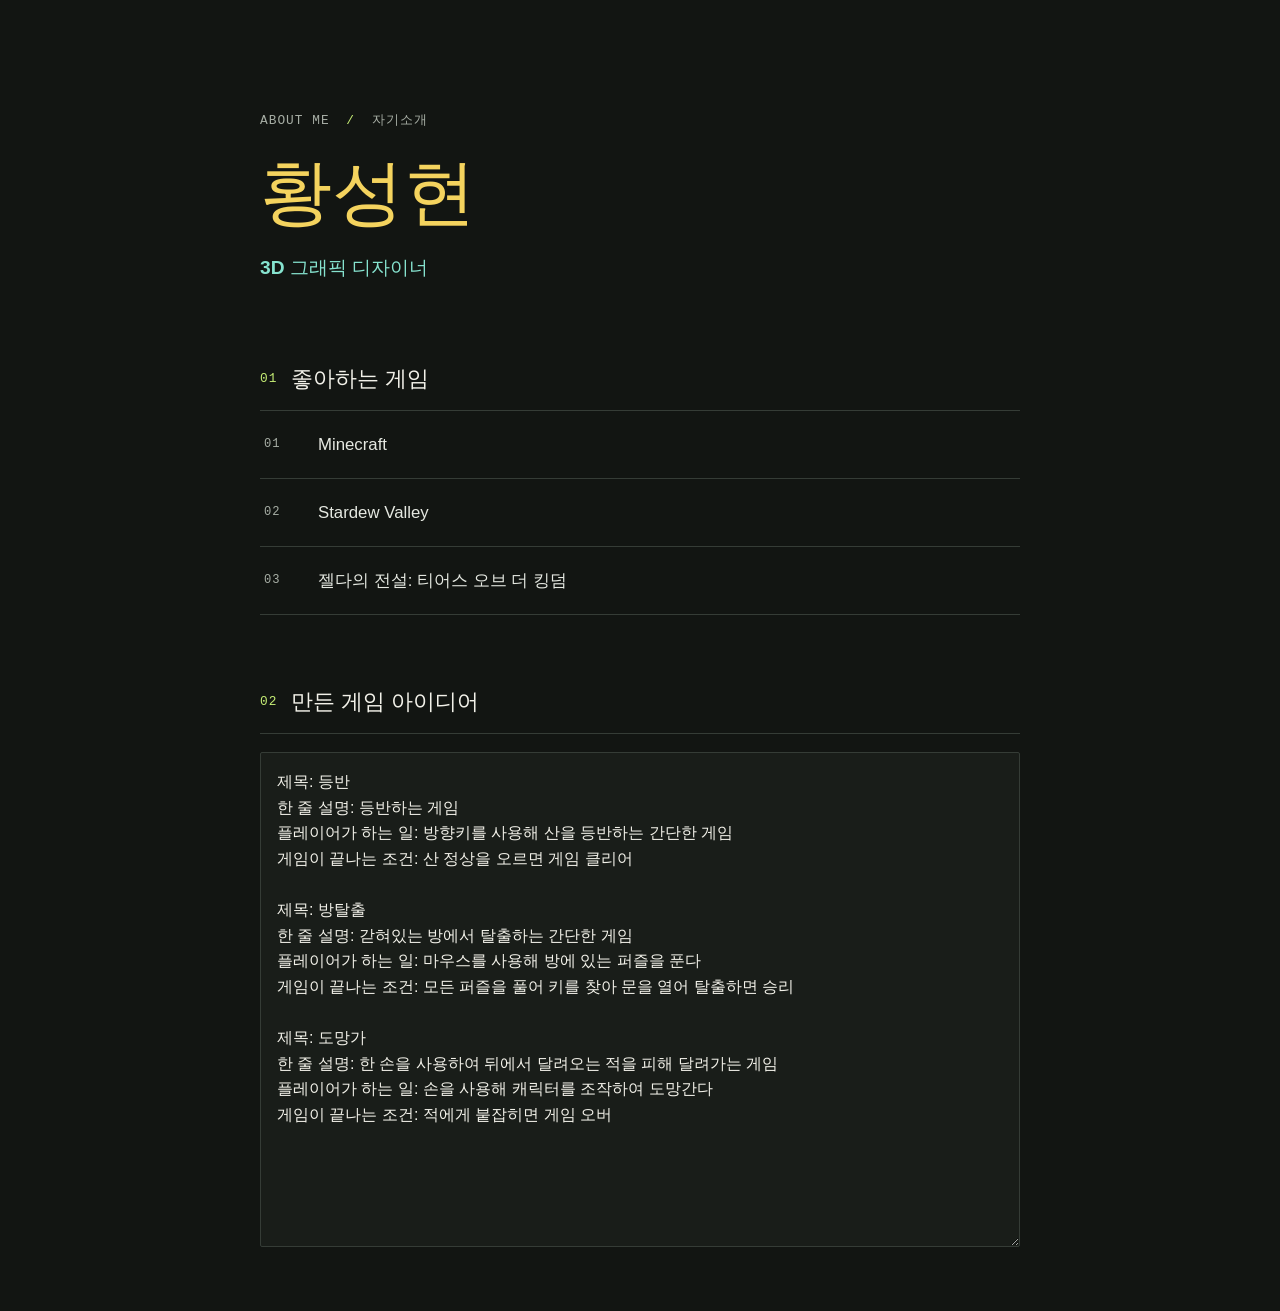
<file: index.html>
<!doctype html>
<html lang="ko">
<head>
	<meta charset="utf-8">
	<meta name="viewport" content="width=device-width, initial-scale=1">
	<meta name="theme-color" content="#121512">
	<title>자기소개</title>
	<link rel="stylesheet" href="style.css">
	<script src="script.js" defer></script>
</head>
<body>
	<main class="intro">
		<p class="eyebrow">ABOUT ME <span aria-hidden="true">/</span> 자기소개</p>
		<h1>황성현</h1>
		<p class="tagline">3D 그래픽 디자이너</p>

		<section class="favorites" aria-labelledby="favorites-title">
			<div class="section-heading">
				<span class="section-index" aria-hidden="true">01</span>
				<h2 id="favorites-title">좋아하는 게임</h2>
			</div>
			<ul class="game-list">
				<li><span class="game-number">01</span><a class="game-title" href="https://www.minecraft.net/" target="_blank" rel="noopener noreferrer">Minecraft</a></li>
				<li><span class="game-number">02</span><a class="game-title" href="https://www.stardewvalley.net/" target="_blank" rel="noopener noreferrer">Stardew Valley</a></li>
				<li><span class="game-number">03</span><a class="game-title" href="https://zelda.nintendo.com/tears-of-the-kingdom/" target="_blank" rel="noopener noreferrer">젤다의 전설: 티어스 오브 더 킹덤</a></li>
			</ul>
		</section>
		<section class="ideas" aria-labelledby="ideas-title">
			<div class="section-heading">
				<span class="section-index" aria-hidden="true">02</span>
				<h2 id="ideas-title">만든 게임 아이디어</h2>
			</div>
			<textarea class="idea-input" id="game-idea" aria-labelledby="ideas-title" rows="18">제목: 등반
한 줄 설명: 등반하는 게임
플레이어가 하는 일: 방향키를 사용해 산을 등반하는 간단한 게임
게임이 끝나는 조건: 산 정상을 오르면 게임 클리어

제목: 방탈출
한 줄 설명: 갇혀있는 방에서 탈출하는 간단한 게임
플레이어가 하는 일: 마우스를 사용해 방에 있는 퍼즐을 푼다
게임이 끝나는 조건: 모든 퍼즐을 풀어 키를 찾아 문을 열어 탈출하면 승리

제목: 도망가
한 줄 설명: 한 손을 사용하여 뒤에서 달려오는 적을 피해 달려가는 게임
플레이어가 하는 일: 손을 사용해 캐릭터를 조작하여 도망간다
게임이 끝나는 조건: 적에게 붙잡히면 게임 오버</textarea>
		</section>
	</main>
</body>
</html>
</file>
<file: style.css>
:root {
	color-scheme: dark;
	font-family: "Malgun Gothic", "Apple SD Gothic Neo", sans-serif;
	background: #121512;
	color: #f2f1e9;
	font-synthesis: none;
	text-rendering: optimizeLegibility;
	--muted: #a7aea5;
	--accent: #c6ee75;
	--line: #353c36;
}

* {
	box-sizing: border-box;
}

body {
	min-width: 320px;
	min-height: 100vh;
	margin: 0;
	background-image: radial-gradient(#303831 0.7px, transparent 0.7px);
	background-size: 24px 24px;
}

.intro {
	width: min(100% - 48px, 760px);
	min-height: 100vh;
	margin-inline: auto;
	padding: 112px 0 64px;
}

.eyebrow,
.section-index,
.game-number {
	font-family: Consolas, "Courier New", monospace;
	letter-spacing: 0.08em;
}

.eyebrow {
	margin: 0 0 24px;
	color: var(--muted);
	font-size: 0.8rem;
}

.eyebrow span {
	padding-inline: 8px;
	color: var(--accent);
}

h1 {
	margin: 0;
	color: #f4d35e;
	font-family: "Palatino Linotype", "Book Antiqua", "Batang", serif;
	font-size: 4.5rem;
	font-weight: 750;
	line-height: 1.12;
	overflow-wrap: anywhere;
}

.tagline {
	margin: 18px 0 0;
	color: #86e3cf;
	font-family: "Trebuchet MS", "Malgun Gothic", sans-serif;
	font-weight: 600;
	font-size: 1.2rem;
	line-height: 1.7;
}

.favorites {
	margin-top: 80px;
}

.section-heading {
	display: flex;
	align-items: center;
	gap: 14px;
	padding-bottom: 17px;
	border-bottom: 1px solid var(--line);
}

.section-index {
	color: var(--accent);
	font-size: 0.8rem;
}

h2 {
	margin: 0;
	font-size: 1.35rem;
	font-weight: 650;
}

.game-list {
	margin: 0;
	padding: 0;
	list-style: none;
}

.game-list li {
	display: grid;
	grid-template-columns: 42px minmax(0, 1fr);
	align-items: center;
	gap: 12px;
	min-height: 68px;
	padding: 12px 4px;
	border-bottom: 1px solid var(--line);
	color: #e5e8e1;
	font-size: 1.05rem;
	line-height: 1.55;
}

.game-title {
	display: inline-block;
	color: inherit;
	text-decoration: none;
	transform-origin: left center;
	transition: transform 160ms ease;
}

.game-list li:hover .game-title,
.game-title:focus-visible {
	transform: scale(1.12);
}

.game-title:focus-visible {
	outline: 2px solid var(--accent);
	outline-offset: 4px;
}

.game-number {
	color: var(--muted);
	font-size: 0.76rem;
}

.ideas {
	margin-top: 72px;
}

.idea-input {
	display: block;
	width: 100%;
	min-height: 150px;
	margin-top: 18px;
	padding: 16px;
	border: 1px solid var(--line);
	border-radius: 2px;
	background: #191d19;
	color: #f2f1e9;
	font: inherit;
	line-height: 1.6;
	resize: vertical;
}

.idea-input::placeholder {
	color: var(--muted);
	opacity: 1;
}

.idea-input:focus-visible {
	outline: 2px solid var(--accent);
	outline-offset: 3px;
}

.js-enabled .intro {
	animation: arrive 550ms ease-out both;
}

@keyframes arrive {
	from {
		opacity: 0;
		transform: translateY(12px);
	}
	to {
		opacity: 1;
		transform: translateY(0);
	}
}

@media (max-width: 520px) {
	.intro {
		width: calc(100% - 40px);
		padding-top: 80px;
	}

	h1 {
		font-size: 3rem;
	}

	.favorites {
		margin-top: 64px;
	}

	.game-list li {
		grid-template-columns: 34px minmax(0, 1fr);
		gap: 9px;
		font-size: 1rem;
	}
}

@media (prefers-reduced-motion: reduce) {
	*,
	*::before,
	*::after {
		animation-duration: 0.01ms !important;
		animation-iteration-count: 1 !important;
		scroll-behavior: auto !important;
	}

	.game-title {
		transition: none;
	}
}
</file>
<file: my-game/style.css>
:root {
	color-scheme: dark;
	font-family: "Malgun Gothic", "Apple SD Gothic Neo", sans-serif;
	background: #121512;
	color: #f2f1e9;
	font-synthesis: none;
	text-rendering: optimizeLegibility;
	--muted: #a7aea5;
	--accent: #c6ee75;
	--line: #353c36;
}

* {
	box-sizing: border-box;
}

body {
	min-width: 320px;
	min-height: 100vh;
	margin: 0;
	background-image: radial-gradient(#303831 0.7px, transparent 0.7px);
	background-size: 24px 24px;
}

.intro {
	width: min(100% - 48px, 760px);
	min-height: 100vh;
	margin-inline: auto;
	padding: 112px 0 64px;
}

.eyebrow,
.section-index,
.game-number {
	font-family: Consolas, "Courier New", monospace;
	letter-spacing: 0.08em;
}

.eyebrow {
	margin: 0 0 24px;
	color: var(--muted);
	font-size: 0.8rem;
}

.eyebrow span {
	padding-inline: 8px;
	color: var(--accent);
}

h1 {
	margin: 0;
	color: #f4d35e;
	font-family: "Palatino Linotype", "Book Antiqua", "Batang", serif;
	font-size: 4.5rem;
	font-weight: 750;
	line-height: 1.12;
	overflow-wrap: anywhere;
}

.tagline {
	margin: 18px 0 0;
	color: #86e3cf;
	font-family: "Trebuchet MS", "Malgun Gothic", sans-serif;
	font-weight: 600;
	font-size: 1.2rem;
	line-height: 1.7;
}

.favorites {
	margin-top: 80px;
}

.section-heading {
	display: flex;
	align-items: center;
	gap: 14px;
	padding-bottom: 17px;
	border-bottom: 1px solid var(--line);
}

.section-index {
	color: var(--accent);
	font-size: 0.8rem;
}

h2 {
	margin: 0;
	font-size: 1.35rem;
	font-weight: 650;
}

.game-list {
	margin: 0;
	padding: 0;
	list-style: none;
}

.game-list li {
	display: grid;
	grid-template-columns: 42px minmax(0, 1fr);
	align-items: center;
	gap: 12px;
	min-height: 68px;
	padding: 12px 4px;
	border-bottom: 1px solid var(--line);
	color: #e5e8e1;
	font-size: 1.05rem;
	line-height: 1.55;
}

.game-title {
	display: inline-block;
	color: inherit;
	text-decoration: none;
	transform-origin: left center;
	transition: transform 160ms ease;
}

.game-list li:hover .game-title,
.game-title:focus-visible {
	transform: scale(1.12);
}

.game-title:focus-visible {
	outline: 2px solid var(--accent);
	outline-offset: 4px;
}

.game-number {
	color: var(--muted);
	font-size: 0.76rem;
}

.ideas {
	margin-top: 72px;
}

.idea-input {
	display: block;
	width: 100%;
	min-height: 150px;
	margin-top: 18px;
	padding: 16px;
	border: 1px solid var(--line);
	border-radius: 2px;
	background: #191d19;
	color: #f2f1e9;
	font: inherit;
	line-height: 1.6;
	resize: vertical;
}

.idea-input::placeholder {
	color: var(--muted);
	opacity: 1;
}

.idea-input:focus-visible {
	outline: 2px solid var(--accent);
	outline-offset: 3px;
}

.js-enabled .intro {
	animation: arrive 550ms ease-out both;
}

@keyframes arrive {
	from {
		opacity: 0;
		transform: translateY(12px);
	}
	to {
		opacity: 1;
		transform: translateY(0);
	}
}

@media (max-width: 520px) {
	.intro {
		width: calc(100% - 40px);
		padding-top: 80px;
	}

	h1 {
		font-size: 3rem;
	}

	.favorites {
		margin-top: 64px;
	}

	.game-list li {
		grid-template-columns: 34px minmax(0, 1fr);
		gap: 9px;
		font-size: 1rem;
	}
}

@media (prefers-reduced-motion: reduce) {
	*,
	*::before,
	*::after {
		animation-duration: 0.01ms !important;
		animation-iteration-count: 1 !important;
		scroll-behavior: auto !important;
	}

	.game-title {
		transition: none;
	}
}
</file>
